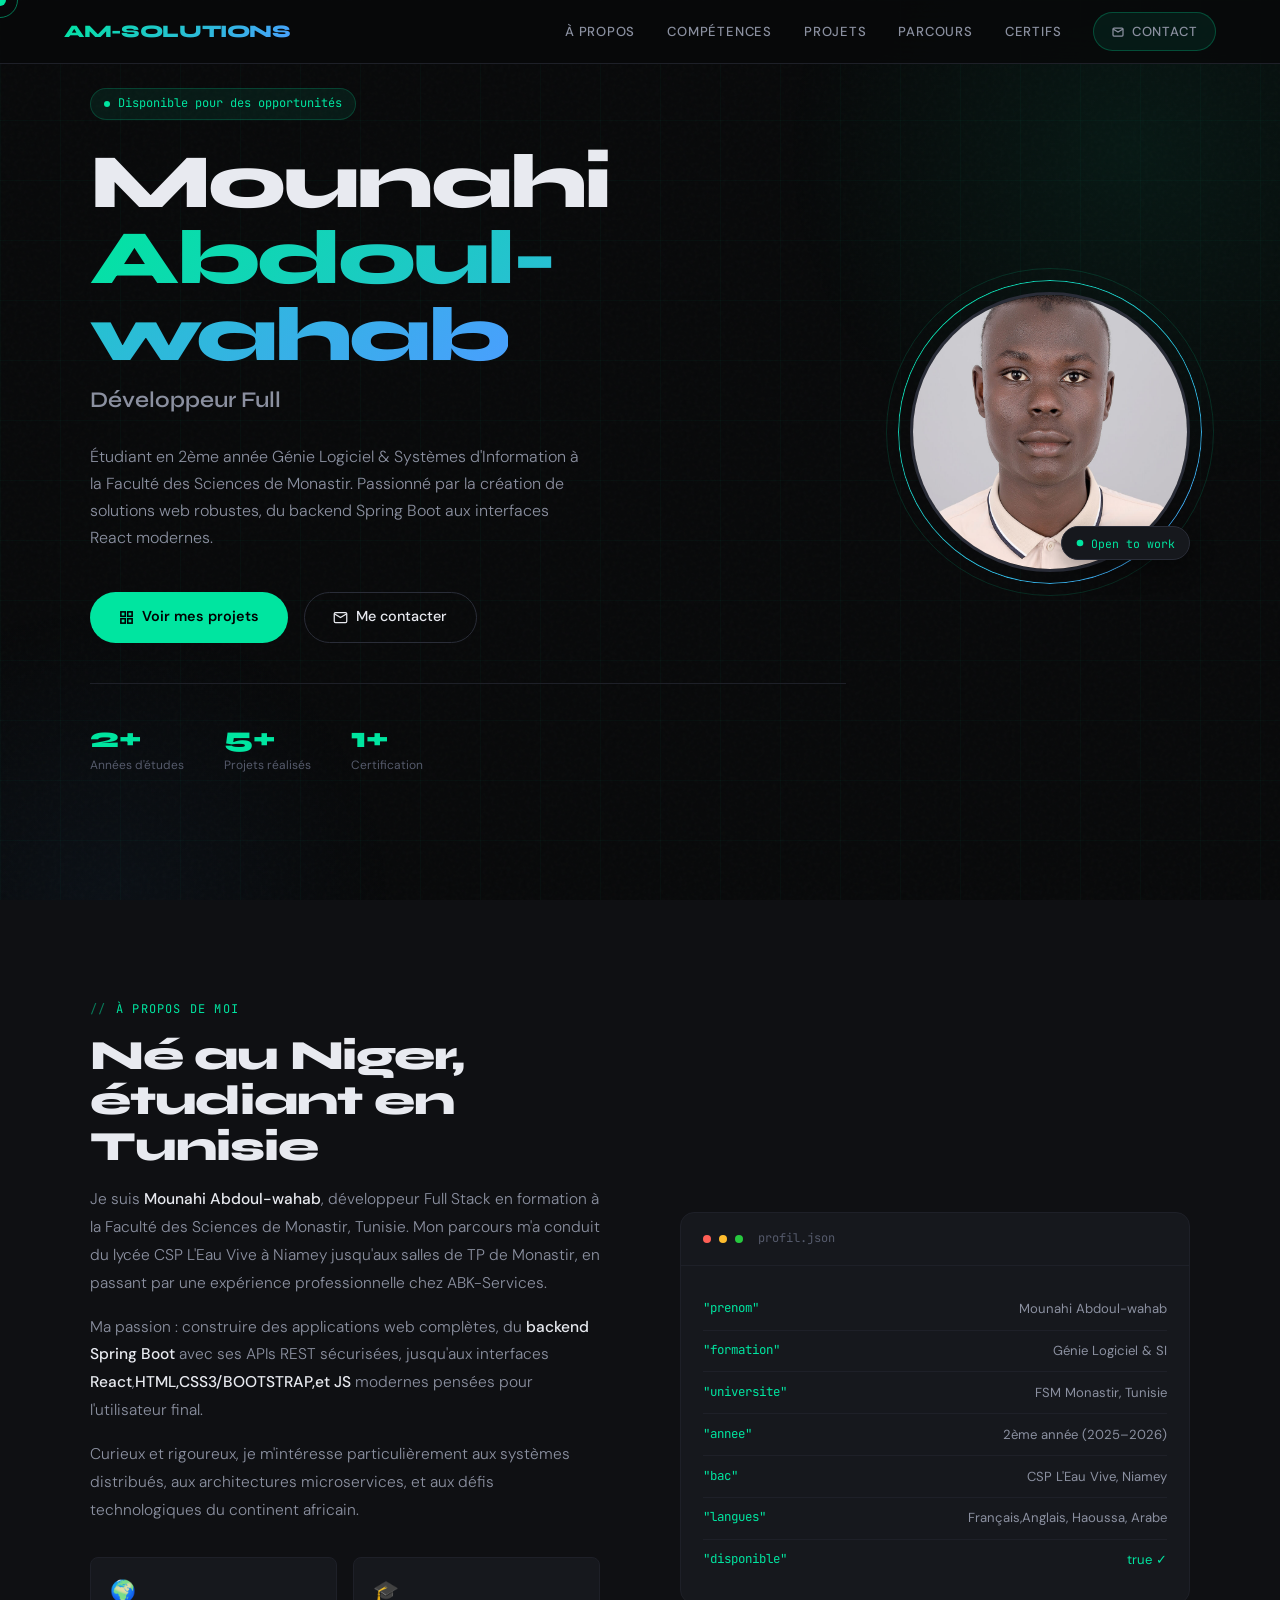
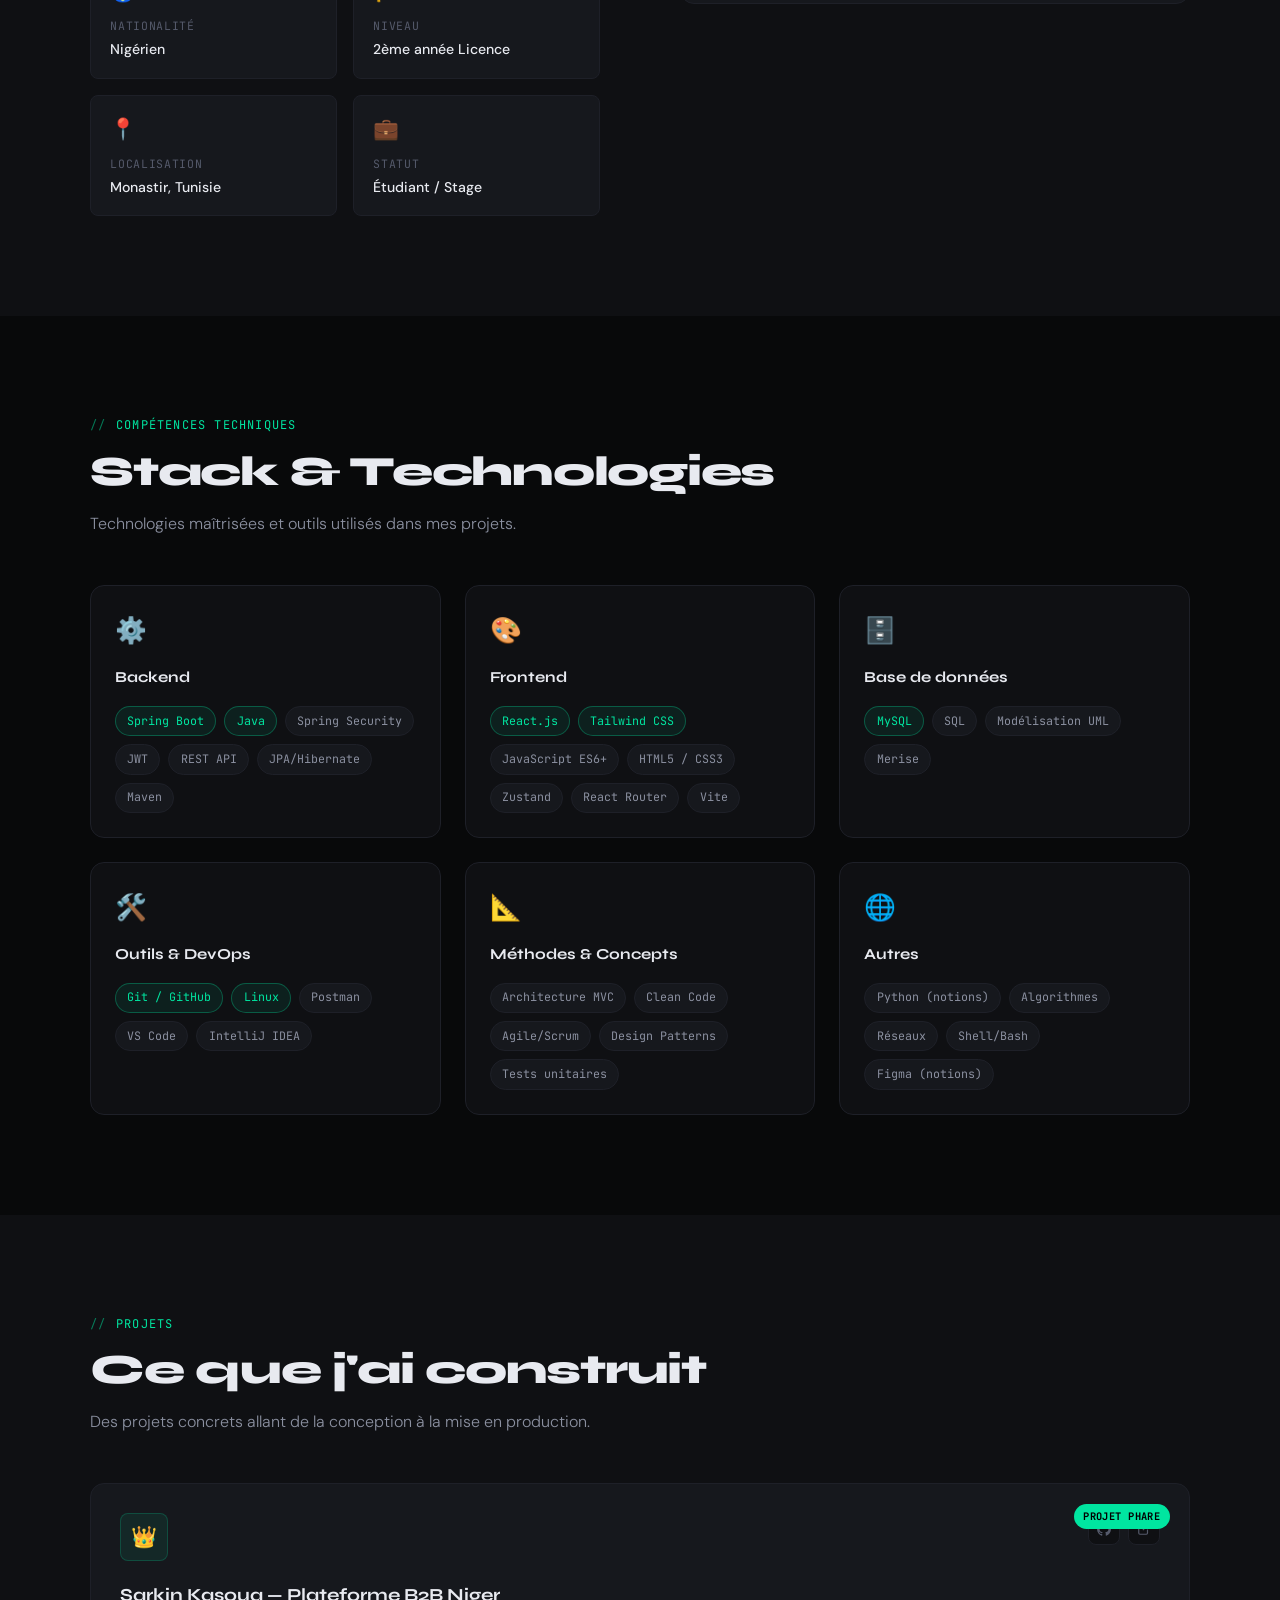
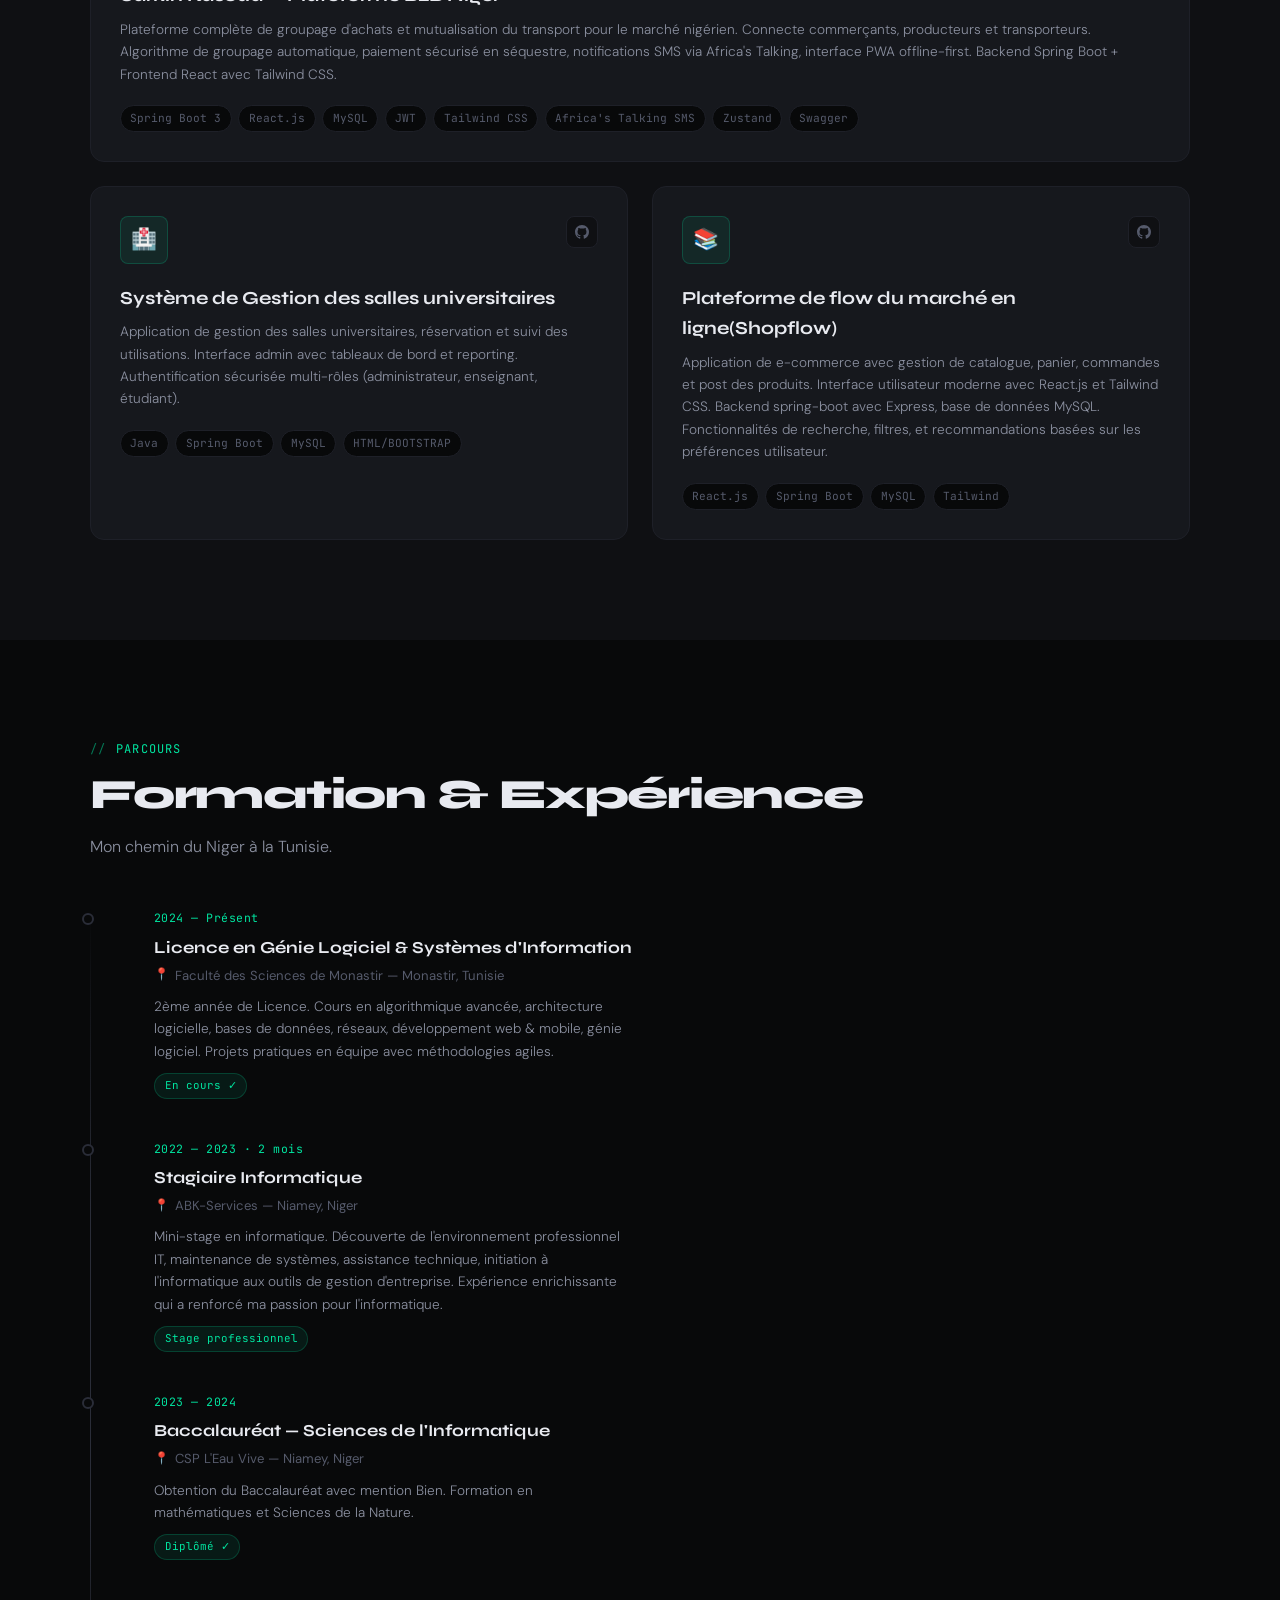
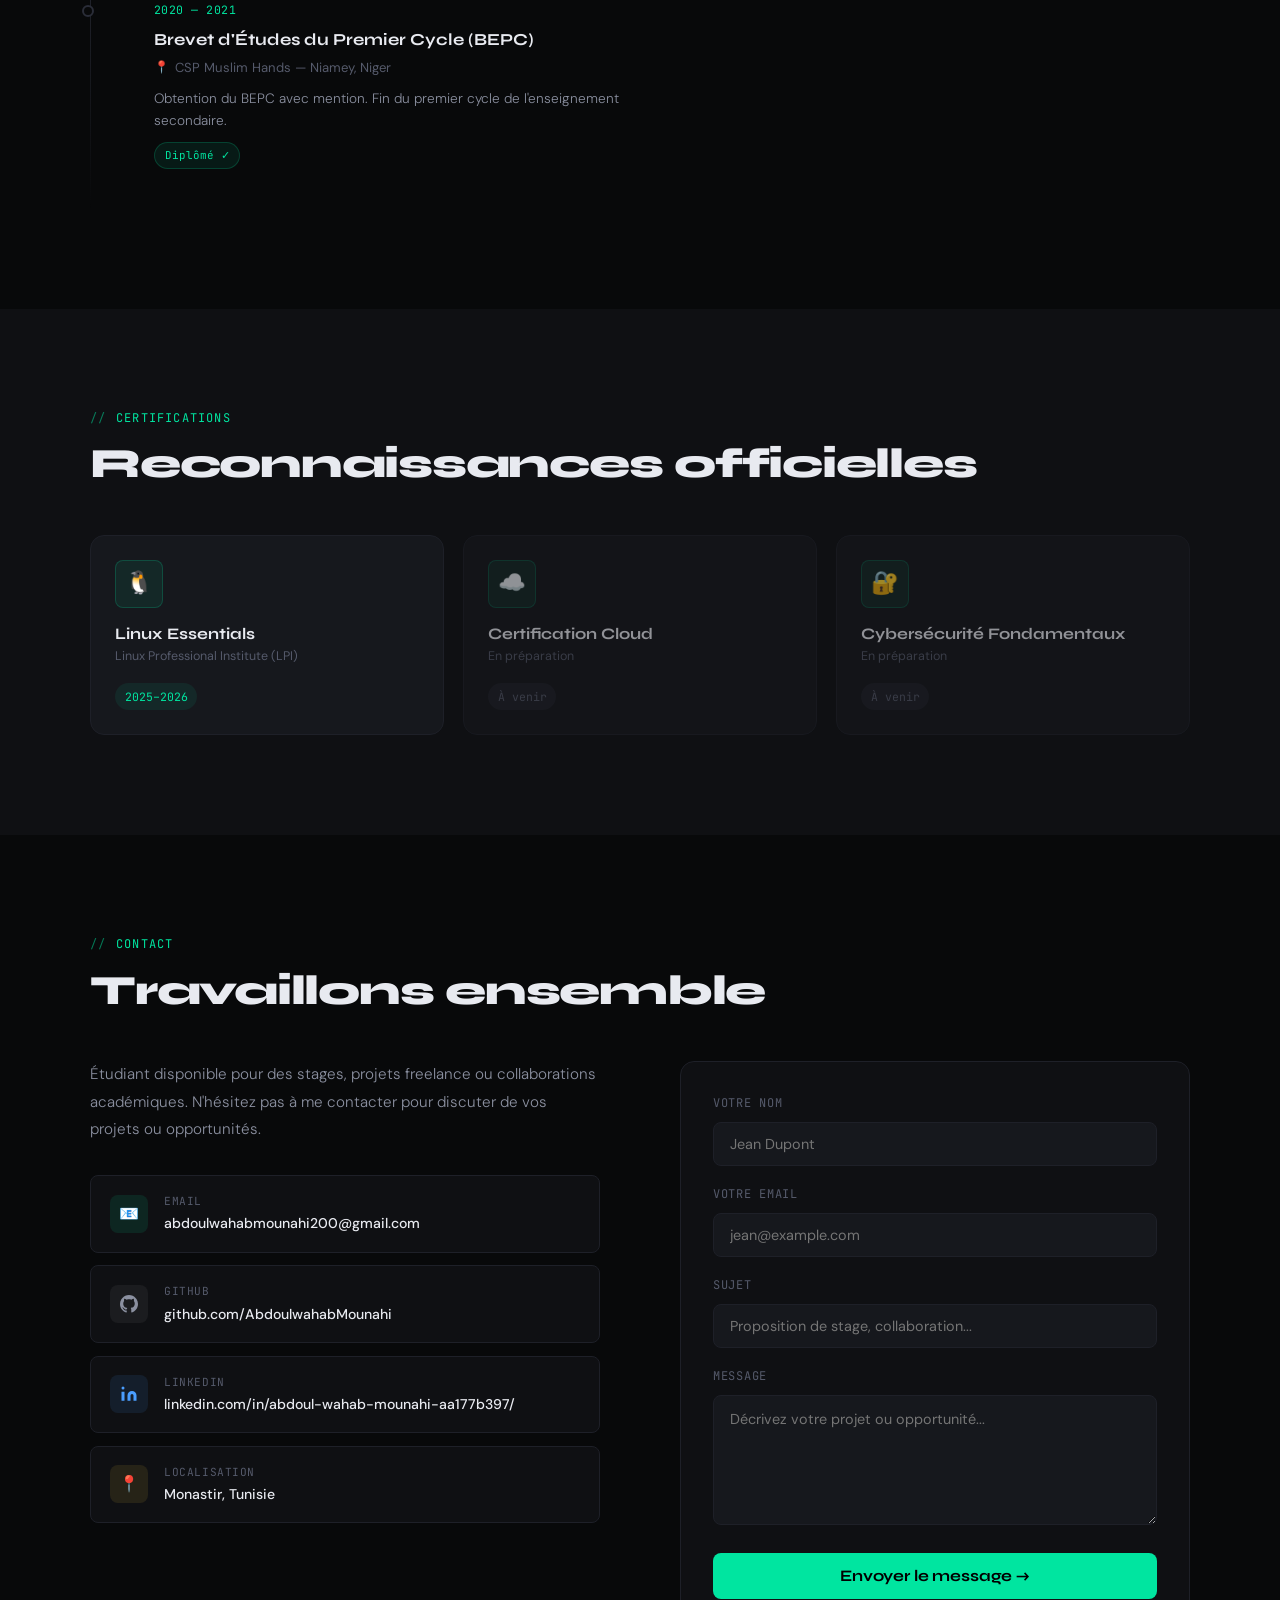
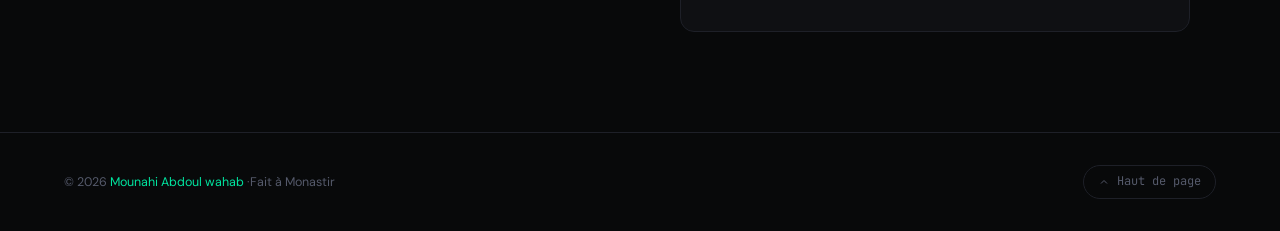
<file: portfolio.html>
<!DOCTYPE html>
<html lang="fr">
<head>
<meta charset="UTF-8"/>
<meta name="viewport" content="width=device-width, initial-scale=1.0"/>

<!-- ═══ SEO PRINCIPAL ═══ -->
<title>Mounahi Abdoul-wahab — Développeur Full Stack | Spring Boot & React</title>
<meta name="description" content="Portfolio de Mounahi Abdoul-wahab, développeur Full Stack spécialisé Spring Boot & React. Étudiant en Génie Logiciel & Systèmes d'Information à la Faculté des Sciences de Monastir, Tunisie. Disponible pour stages et projets freelance."/>
<meta name="keywords" content="Mounahi Abdoul-wahab, développeur full stack, Spring Boot, React developer, portfolio développeur Tunisie, génie logiciel Monastir, développeur Niger, JHipster, développeur web Tunisie"/>
<meta name="author" content="Mounahi Abdoul-wahab"/>
<meta name="robots" content="index, follow, max-image-preview:large"/>
<link rel="canonical" href="https://mounahi-abdoulwahab.vercel.app/"/>

<!-- ═══ OPEN GRAPH (Facebook, LinkedIn, WhatsApp) ═══ -->
<meta property="og:type" content="website"/>
<meta property="og:title" content="Mounahi Abdoul-wahab — Développeur Full Stack"/>
<meta property="og:description" content="Développeur Full Stack (Spring Boot & React) — Étudiant en Génie Logiciel & SI à la Faculté des Sciences de Monastir, Tunisie."/>
<meta property="og:url" content="https://mounahi-abdoulwahab.vercel.app/"/>
<meta property="og:image" content="https://mounahi-abdoulwahab.vercel.app/og-image.jpg"/>
<meta property="og:image:width" content="1200"/>
<meta property="og:image:height" content="630"/>
<meta property="og:locale" content="fr_FR"/>
<meta property="og:site_name" content="Mounahi Abdoul-wahab — Portfolio"/>

<!-- ═══ TWITTER CARD ═══ -->
<meta name="twitter:card" content="summary_large_image"/>
<meta name="twitter:title" content="Mounahi Abdoul-wahab — Développeur Full Stack"/>
<meta name="twitter:description" content="Développeur Full Stack (Spring Boot & React) — Étudiant à la Faculté des Sciences de Monastir, Tunisie."/>
<meta name="twitter:image" content="https://mounahi-abdoulwahab.vercel.app/og-image.jpg"/>

<meta name="theme-color" content="#08090a"/>
<link rel="icon" type="image/svg+xml" href="/favicon.svg"/>

<link rel="preconnect" href="https://fonts.googleapis.com"/>
<link rel="preconnect" href="https://fonts.gstatic.com" crossorigin/>
<link href="https://fonts.googleapis.com/css2?family=Syne:wght@400;600;700;800&family=DM+Sans:ital,wght@0,300;0,400;0,500;1,300&family=JetBrains+Mono:wght@400;500&display=swap" rel="stylesheet"/>
<link rel="stylesheet" href="portfolio.css"/>

<!-- ═══ DONNÉES STRUCTURÉES (Google) ═══ -->
<script type="application/ld+json">
{
  "@context": "https://schema.org",
  "@type": "Person",
  "name": "Mounahi Abdoul-wahab",
  "alternateName": "Abdoulwahab Mounahi",
  "jobTitle": "Développeur Full Stack",
  "description": "Étudiant en Génie Logiciel & Systèmes d'Information, développeur Full Stack spécialisé Spring Boot et React.",
  "url": "https://mounahi-abdoulwahab.vercel.app/",
  "image": "https://mounahi-abdoulwahab.vercel.app/og-image.jpg",
  "email": "mailto:abdoulwahabmounahi200@gmail.com",
  "sameAs": [
    "https://github.com/AbdoulwahabMounahi",
    "https://www.linkedin.com/in/abdoul-wahab-mounahi-aa177b397/"
  ],
  "affiliation": {
    "@type": "CollegeOrUniversity",
    "name": "Faculté des Sciences de Monastir",
    "address": "Monastir, Tunisie"
  },
  "knowsAbout": ["Spring Boot", "React", "Java", "MySQL", "JavaScript", "Génie Logiciel"],
  "nationality": "Nigérienne"
}
</script>
</head>
<body>

<div id="cursor"></div>
<div id="cursor-ring"></div>
<div class="grid-bg"></div>

<!-- NAVBAR -->
<nav id="navbar">
  <a href="#hero" class="nav-logo">AM-SOLUTIONS</a>
  <div class="nav-links">
    <a href="#about">À propos</a>
    <a href="#skills">Compétences</a>
    <a href="#projects">Projets</a>
    <a href="#parcours">Parcours</a>
    <a href="#certifications">Certifs</a>
    <a href="#contact" class="nav-cta">
      <svg width="12" height="12" viewBox="0 0 24 24" fill="none" stroke="currentColor" stroke-width="2.5"><path d="M4 4h16c1.1 0 2 .9 2 2v12c0 1.1-.9 2-2 2H4c-1.1 0-2-.9-2-2V6c0-1.1.9-2 2-2z"/><polyline points="22,6 12,12 2,6"/></svg>
      Contact
    </a>
  </div>
  <div class="hamburger" onclick="toggleMenu()">
    <span></span><span></span><span></span>
  </div>
</nav>

<div class="mobile-menu" id="mobileMenu">
  <a href="#about" onclick="toggleMenu()">À propos</a>
  <a href="#skills" onclick="toggleMenu()">Compétences</a>
  <a href="#projects" onclick="toggleMenu()">Projets</a>
  <a href="#parcours" onclick="toggleMenu()">Parcours</a>
  <a href="#certifications" onclick="toggleMenu()">Certifications</a>
  <a href="#contact" onclick="toggleMenu()">Contact</a>
</div>

<main>

<!-- ═══════ HERO ═══════ -->
<section id="hero">
  <div class="hero-glow"></div>
  <div class="hero-glow2"></div>
  <div class="hero-inner">
    <div class="hero-content">
      <div class="hero-tag">
        <span class="hero-tag-dot"></span>
        Disponible pour des opportunités
      </div>
      <h1 class="hero-name">
        Mounahi<br/><span>Abdoul-wahab</span>
      </h1>
      <p class="hero-role">Développeur Full Stack · Génie Logiciel</p>
      <p class="hero-desc">
        Étudiant en 2ème année Génie Logiciel & Systèmes d'Information à la Faculté des Sciences de Monastir.
        Passionné par la création de solutions web robustes, du backend Spring Boot
        aux interfaces React modernes.
      </p>
      <div class="hero-btns">
        <a href="#projects" class="btn-primary">
          <svg width="15" height="15" viewBox="0 0 24 24" fill="none" stroke="currentColor" stroke-width="2.5"><rect x="3" y="3" width="7" height="7"/><rect x="14" y="3" width="7" height="7"/><rect x="3" y="14" width="7" height="7"/><rect x="14" y="14" width="7" height="7"/></svg>
          Voir mes projets
        </a>
        <a href="#contact" class="btn-outline">
          <svg width="15" height="15" viewBox="0 0 24 24" fill="none" stroke="currentColor" stroke-width="2"><path d="M4 4h16c1.1 0 2 .9 2 2v12c0 1.1-.9 2-2 2H4c-1.1 0-2-.9-2-2V6c0-1.1.9-2 2-2z"/><polyline points="22,6 12,12 2,6"/></svg>
          Me contacter
        </a>
      </div>
      <div class="hero-stats">
        <div class="stat-item">
          <div class="stat-num">2+</div>
          <div class="stat-label">Années d'études</div>
        </div>
        <div class="stat-item">
          <div class="stat-num">5+</div>
          <div class="stat-label">Projets réalisés</div>
        </div>
        <div class="stat-item">
          <div class="stat-num">1</div>
          <div class="stat-label">Certification</div>
        </div>
      </div>
    </div>
    <div class="hero-visual">
      <div class="avatar-frame">
        <div class="avatar-ring"></div>
        <div class="avatar-ring2"></div>
        <div class="avatar-img"><img src="profile.jpg" alt="Mounahi Abdoul-wahab, développeur Full Stack Spring Boot et React à Monastir" width="300" height="300" fetchpriority="high"></div>
        <div class="avatar-badge">
          <svg width="8" height="8" viewBox="0 0 24 24" fill="#00e5a0"><circle cx="12" cy="12" r="10"/></svg>
          Open to work
        </div>
      </div>
    </div>
  </div>
</section>

<!-- ═══════ ABOUT ═══════ -->
<section id="about">
  <div class="container">
    <div class="about-grid reveal">
      <div class="about-text">
        <div class="section-eyebrow">À propos de moi</div>
        <h2 class="section-title">Né au Niger,<br/>étudiant en Tunisie</h2>
        <p>
          Je suis <strong>Mounahi Abdoul-wahab</strong>, développeur Full Stack en formation à
          la Faculté des Sciences de Monastir, Tunisie. Mon parcours m'a conduit du lycée
          CSP L'Eau Vive à Niamey jusqu'aux salles de TP de Monastir, en passant par
          une expérience professionnelle chez ABK-Services.
        </p>
        <p>
          Ma passion : construire des applications web complètes, du <strong>backend
          Spring Boot</strong> avec ses APIs REST sécurisées, jusqu'aux interfaces
          <strong>React</strong>,<strong>HTML,CSS3/BOOTSTRAP,et JS</strong> modernes pensées pour l'utilisateur final.
        </p>
        <p>
          Curieux et rigoureux, je m'intéresse particulièrement aux systèmes distribués,
          aux architectures microservices, et aux défis technologiques du continent africain.
        </p>
        <div class="about-highlights">
          <div class="highlight-card">
            <div class="highlight-icon">🌍</div>
            <div class="highlight-label">Nationalité</div>
            <div class="highlight-value">Nigérien</div>
          </div>
          <div class="highlight-card">
            <div class="highlight-icon">🎓</div>
            <div class="highlight-label">Niveau</div>
            <div class="highlight-value">2ème année Licence</div>
          </div>
          <div class="highlight-card">
            <div class="highlight-icon">📍</div>
            <div class="highlight-label">Localisation</div>
            <div class="highlight-value">Monastir, Tunisie</div>
          </div>
          <div class="highlight-card">
            <div class="highlight-icon">💼</div>
            <div class="highlight-label">Statut</div>
            <div class="highlight-value">Étudiant / Stage</div>
          </div>
        </div>
      </div>
      <div class="about-right">
        <div class="info-block">
          <div class="info-header">
            <div class="info-dot dot-red"></div>
            <div class="info-dot dot-yellow"></div>
            <div class="info-dot dot-green"></div>
            <span style="margin-left:.4rem">profil.json</span>
          </div>
          <div class="info-content">
            <div class="info-row">
              <span class="info-key">"prenom"</span>
              <span class="info-val">Mounahi Abdoul-wahab</span>
            </div>
            <div class="info-row">
              <span class="info-key">"formation"</span>
              <span class="info-val">Génie Logiciel & SI</span>
            </div>
            <div class="info-row">
              <span class="info-key">"universite"</span>
              <span class="info-val">FSM Monastir, Tunisie</span>
            </div>
            <div class="info-row">
              <span class="info-key">"annee"</span>
              <span class="info-val">2ème année (2025–2026)</span>
            </div>
            <div class="info-row">
              <span class="info-key">"bac"</span>
              <span class="info-val">CSP L'Eau Vive, Niamey</span>
            </div>
            <div class="info-row">
              <span class="info-key">"langues"</span>
              <span class="info-val">Français,Anglais, Haoussa, Arabe</span>
            </div>
            <div class="info-row">
              <span class="info-key">"disponible"</span>
              <span class="info-val" style="color:var(--green)">true ✓</span>
            </div>
          </div>
        </div>
      </div>
    </div>
  </div>
</section>

<!-- ═══════ SKILLS ═══════ -->
<section id="skills">
  <div class="container">
    <div class="reveal">
      <div class="section-eyebrow">Compétences techniques</div>
      <h2 class="section-title">Stack & Technologies</h2>
      <p class="section-sub">Technologies maîtrisées et outils utilisés dans mes projets.</p>
    </div>
    <div class="skills-grid reveal">
      <div class="skill-category">
        <div class="skill-cat-icon">⚙️</div>
        <div class="skill-cat-title">Backend</div>
        <div class="skill-tags">
          <span class="skill-tag highlight">Spring Boot</span>
          <span class="skill-tag highlight">Java</span>
          <span class="skill-tag">Spring Security</span>
          <span class="skill-tag">JWT</span>
          <span class="skill-tag">REST API</span>
          <span class="skill-tag">JPA/Hibernate</span>
          <span class="skill-tag">Maven</span>
        </div>
      </div>
      <div class="skill-category">
        <div class="skill-cat-icon">🎨</div>
        <div class="skill-cat-title">Frontend</div>
        <div class="skill-tags">
          <span class="skill-tag highlight">React.js</span>
          <span class="skill-tag highlight">Tailwind CSS</span>
          <span class="skill-tag">JavaScript ES6+</span>
          <span class="skill-tag">HTML5 / CSS3</span>
          <span class="skill-tag">Zustand</span>
          <span class="skill-tag">React Router</span>
          <span class="skill-tag">Vite</span>
        </div>
      </div>
      <div class="skill-category">
        <div class="skill-cat-icon">🗄️</div>
        <div class="skill-cat-title">Base de données</div>
        <div class="skill-tags">
          <span class="skill-tag highlight">MySQL</span>
          <span class="skill-tag">SQL</span>
          <span class="skill-tag">Modélisation UML</span>
          <span class="skill-tag">Merise</span>
        </div>
      </div>
      <div class="skill-category">
        <div class="skill-cat-icon">🛠️</div>
        <div class="skill-cat-title">Outils & DevOps</div>
        <div class="skill-tags">
          <span class="skill-tag highlight">Git / GitHub</span>
          <span class="skill-tag highlight">Linux</span>
          <span class="skill-tag">Postman</span>
          <span class="skill-tag">VS Code</span>
          <span class="skill-tag">IntelliJ IDEA</span>
      
        </div>
      </div>
      <div class="skill-category">
        <div class="skill-cat-icon">📐</div>
        <div class="skill-cat-title">Méthodes & Concepts</div>
        <div class="skill-tags">
          <span class="skill-tag">Architecture MVC</span>
          <span class="skill-tag">Clean Code</span>
          <span class="skill-tag">Agile/Scrum</span>
          <span class="skill-tag">Design Patterns</span>
          <span class="skill-tag">Tests unitaires</span>
        </div>
      </div>
      <div class="skill-category">
        <div class="skill-cat-icon">🌐</div>
        <div class="skill-cat-title">Autres</div>
        <div class="skill-tags">
          <span class="skill-tag">Python (notions)</span>
          <span class="skill-tag">Algorithmes</span>
          <span class="skill-tag">Réseaux</span>
          <span class="skill-tag">Shell/Bash</span>
          <span class="skill-tag">Figma (notions)</span>
        </div>
      </div>
    </div>
  </div>
</section>

<!-- ═══════ PROJETS ═══════ -->
<section id="projects">
  <div class="container">
    <div class="reveal">
      <div class="section-eyebrow">Projets</div>
      <h2 class="section-title">Ce que j'ai construit</h2>
      <p class="section-sub">Des projets concrets allant de la conception à la mise en production.</p>
    </div>
    <div class="projects-grid reveal">

      <!-- Projet featured -->
      <div class="project-card featured">
        <div class="project-badge">PROJET PHARE</div>
        <div class="project-header">
          <div class="project-icon">👑</div>
          <div class="project-links">
            <a href="https://github.com/AbdoulwahabMounahi/Sarkin-Kassoua-Niger" target="_blank" class="project-link" title="GitHub">
              <svg width="14" height="14" viewBox="0 0 24 24" fill="currentColor"><path d="M12 0c-6.626 0-12 5.373-12 12 0 5.302 3.438 9.8 8.207 11.387.599.111.793-.261.793-.577v-2.234c-3.338.726-4.033-1.416-4.033-1.416-.546-1.387-1.333-1.756-1.333-1.756-1.089-.745.083-.729.083-.729 1.205.084 1.839 1.237 1.839 1.237 1.07 1.834 2.807 1.304 3.492.997.107-.775.418-1.305.762-1.604-2.665-.305-5.467-1.334-5.467-5.931 0-1.311.469-2.381 1.236-3.221-.124-.303-.535-1.524.117-3.176 0 0 1.008-.322 3.301 1.23.957-.266 1.983-.399 3.003-.404 1.02.005 2.047.138 3.006.404 2.291-1.552 3.297-1.23 3.297-1.23.653 1.653.242 2.874.118 3.176.77.84 1.235 1.911 1.235 3.221 0 4.609-2.807 5.624-5.479 5.921.43.372.823 1.102.823 2.222v3.293c0 .319.192.694.801.576 4.765-1.589 8.199-6.086 8.199-11.386 0-6.627-5.373-12-12-12z"/></svg>
            </a>
            <a href="#" class="project-link" title="Demo">
              <svg width="14" height="14" viewBox="0 0 24 24" fill="none" stroke="currentColor" stroke-width="2"><path d="M18 13v6a2 2 0 0 1-2 2H5a2 2 0 0 1-2-2V8a2 2 0 0 1 2-2h6"/><polyline points="15 3 21 3 21 9"/><line x1="10" y1="14" x2="21" y2="3"/></svg>
            </a>
          </div>
        </div>
        <div class="project-body">
          <div class="project-name">Sarkin Kasoua — Plateforme B2B Niger</div>
          <div class="project-desc">
            Plateforme complète de groupage d'achats et mutualisation du transport pour le marché nigérien.
            Connecte commerçants, producteurs et transporteurs. Algorithme de groupage automatique,
            paiement sécurisé en séquestre, notifications SMS via Africa's Talking, interface PWA offline-first.
            Backend Spring Boot + Frontend React avec Tailwind CSS.
          </div>
          <div class="project-stack">
            <span class="stack-tag">Spring Boot 3</span>
            <span class="stack-tag">React.js</span>
            <span class="stack-tag">MySQL</span>
            <span class="stack-tag">JWT</span>
            <span class="stack-tag">Tailwind CSS</span>
            <span class="stack-tag">Africa's Talking SMS</span>
            <span class="stack-tag">Zustand</span>
            <span class="stack-tag">Swagger</span>
          </div>
        </div>
      </div>

      <div class="project-card">
        <div class="project-header">
          <div class="project-icon">🏥</div>
          <div class="project-links">
            <a href="https://github.com/AbdoulwahabMounahi/Unifinder-website" target="_blank" class="project-link">
              <svg width="14" height="14" viewBox="0 0 24 24" fill="currentColor"><path d="M12 0c-6.626 0-12 5.373-12 12 0 5.302 3.438 9.8 8.207 11.387.599.111.793-.261.793-.577v-2.234c-3.338.726-4.033-1.416-4.033-1.416-.546-1.387-1.333-1.756-1.333-1.756-1.089-.745.083-.729.083-.729 1.205.084 1.839 1.237 1.839 1.237 1.07 1.834 2.807 1.304 3.492.997.107-.775.418-1.305.762-1.604-2.665-.305-5.467-1.334-5.467-5.931 0-1.311.469-2.381 1.236-3.221-.124-.303-.535-1.524.117-3.176 0 0 1.008-.322 3.301 1.23.957-.266 1.983-.399 3.003-.404 1.02.005 2.047.138 3.006.404 2.291-1.552 3.297-1.23 3.297-1.23.653 1.653.242 2.874.118 3.176.77.84 1.235 1.911 1.235 3.221 0 4.609-2.807 5.624-5.479 5.921.43.372.823 1.102.823 2.222v3.293c0 .319.192.694.801.576 4.765-1.589 8.199-6.086 8.199-11.386 0-6.627-5.373-12-12-12z"/></svg>
            </a>
          </div>
        </div>
        <div class="project-body">
          <div class="project-name">Système de Gestion des salles universitaires</div>
          <div class="project-desc">
            Application de gestion des salles universitaires, réservation et suivi des utilisations.
            Interface admin avec tableaux de bord et reporting. Authentification
            sécurisée multi-rôles (administrateur, enseignant, étudiant).
          </div>
          <div class="project-stack">
            <span class="stack-tag">Java</span>
            <span class="stack-tag">Spring Boot</span>
            <span class="stack-tag">MySQL</span>
            <span class="stack-tag">HTML/BOOTSTRAP</span>
          </div>
        </div>
      </div>

      <div class="project-card">
        <div class="project-header">
          <div class="project-icon">📚</div>
          <div class="project-links">
            <a href="https://github.com/AbdoulwahabMounahi/Shopflow" target="_blank" class="project-link">
              <svg width="14" height="14" viewBox="0 0 24 24" fill="currentColor"><path d="M12 0c-6.626 0-12 5.373-12 12 0 5.302 3.438 9.8 8.207 11.387.599.111.793-.261.793-.577v-2.234c-3.338.726-4.033-1.416-4.033-1.416-.546-1.387-1.333-1.756-1.333-1.756-1.089-.745.083-.729.083-.729 1.205.084 1.839 1.237 1.839 1.237 1.07 1.834 2.807 1.304 3.492.997.107-.775.418-1.305.762-1.604-2.665-.305-5.467-1.334-5.467-5.931 0-1.311.469-2.381 1.236-3.221-.124-.303-.535-1.524.117-3.176 0 0 1.008-.322 3.301 1.23.957-.266 1.983-.399 3.003-.404 1.02.005 2.047.138 3.006.404 2.291-1.552 3.297-1.23 3.297-1.23.653 1.653.242 2.874.118 3.176.77.84 1.235 1.911 1.235 3.221 0 4.609-2.807 5.624-5.479 5.921.43.372.823 1.102.823 2.222v3.293c0 .319.192.694.801.576 4.765-1.589 8.199-6.086 8.199-11.386 0-6.627-5.373-12-12-12z"/></svg>
            </a>
          </div>
        </div>
        <div class="project-body">
          <div class="project-name">Plateforme de flow du marché en ligne(Shopflow)</div>
          <div class="project-desc">
            Application de e-commerce avec gestion de catalogue, panier, commandes et post des produits.
            Interface utilisateur moderne avec React.js et Tailwind CSS. Backend spring-boot avec Express,
            base de données MySQL. Fonctionnalités de recherche, filtres, et recommandations basées sur les préférences utilisateur.
          </div>
          <div class="project-stack">
            <span class="stack-tag">React.js</span>
            <span class="stack-tag">Spring Boot</span>
            <span class="stack-tag">MySQL</span>
            <span class="stack-tag">Tailwind</span>
          </div>
        </div>
      </div>

    </div>
  </div>
</section>

<!-- ═══════ PARCOURS ═══════ -->
<section id="parcours">
  <div class="container">
    <div class="reveal">
      <div class="section-eyebrow">Parcours</div>
      <h2 class="section-title">Formation & Expérience</h2>
      <p class="section-sub">Mon chemin du Niger à la Tunisie.</p>
    </div>
    <div class="timeline">

      <div class="timeline-item">
        <div class="timeline-dot"></div>
        <div class="timeline-period">2024 — Présent</div>
        <div class="timeline-title">Licence en Génie Logiciel & Systèmes d'Information</div>
        <div class="timeline-place">Faculté des Sciences de Monastir — Monastir, Tunisie</div>
        <div class="timeline-desc">
          2ème année de Licence. Cours en algorithmique avancée, architecture logicielle,
          bases de données, réseaux, développement web & mobile, génie logiciel.
          Projets pratiques en équipe avec méthodologies agiles.
        </div>
        <span class="timeline-badge">En cours ✓</span>
      </div>

      <div class="timeline-item">
        <div class="timeline-dot"></div>
        <div class="timeline-period">2022 — 2023 · 2 mois</div>
        <div class="timeline-title">Stagiaire Informatique</div>
        <div class="timeline-place">ABK-Services — Niamey, Niger</div>
        <div class="timeline-desc">
          Mini-stage en informatique. Découverte de l'environnement professionnel IT,
          maintenance de systèmes, assistance technique, initiation à l'informatique
          aux outils de gestion d'entreprise. Expérience enrichissante qui a renforcé ma passion pour l'informatique.
        </div>
        <span class="timeline-badge">Stage professionnel</span>
      </div>

      <div class="timeline-item">
        <div class="timeline-dot"></div>
        <div class="timeline-period">2023 — 2024</div>
        <div class="timeline-title">Baccalauréat — Sciences de l'Informatique</div>
        <div class="timeline-place">CSP L'Eau Vive — Niamey, Niger</div>
        <div class="timeline-desc">
          Obtention du Baccalauréat avec mention Bien. Formation en mathématiques et Sciences de la Nature.

        </div>
        <span class="timeline-badge">Diplômé ✓</span>
      </div>

      <div class="timeline-item">
        <div class="timeline-dot"></div>
        <div class="timeline-period">2020 — 2021</div>
        <div class="timeline-title">Brevet d'Études du Premier Cycle (BEPC)</div>
        <div class="timeline-place">CSP Muslim Hands — Niamey, Niger</div>
        <div class="timeline-desc">
          Obtention du BEPC avec mention. Fin du premier cycle de l'enseignement secondaire.
        </div>
        <span class="timeline-badge">Diplômé ✓</span>
      </div>

    </div>
  </div>
</section>

<!-- ═══════ CERTIFICATIONS ═══════ -->
<section id="certifications">
  <div class="container">
    <div class="reveal">
      <div class="section-eyebrow">Certifications</div>
      <h2 class="section-title">Reconnaissances officielles</h2>
    </div>
    <div class="certs-grid reveal">

      <div class="cert-card">
        <div class="cert-icon-wrap">🐧</div>
        <div>
          <div class="cert-name">Linux Essentials</div>
          <div class="cert-issuer">Linux Professional Institute (LPI)</div>
        </div>
        <div class="cert-year">2025–2026</div>
      </div>

      <div class="cert-card" style="opacity:.6">
        <div class="cert-icon-wrap">☁️</div>
        <div>
          <div class="cert-name">Certification Cloud</div>
          <div class="cert-issuer">En préparation</div>
        </div>
        <div class="cert-year" style="background:rgba(85,90,107,.15);color:var(--txt3);border-color:var(--border)">
          À venir
        </div>
      </div>

      <div class="cert-card" style="opacity:.6">
        <div class="cert-icon-wrap">🔐</div>
        <div>
          <div class="cert-name">Cybersécurité Fondamentaux</div>
          <div class="cert-issuer">En préparation</div>
        </div>
        <div class="cert-year" style="background:rgba(85,90,107,.15);color:var(--txt3);border-color:var(--border)">
          À venir
        </div>
      </div>

    </div>
  </div>
</section>

<!-- ═══════ CONTACT ═══════ -->
<section id="contact">
  <div class="container">
    <div class="reveal">
      <div class="section-eyebrow">Contact</div>
      <h2 class="section-title">Travaillons ensemble</h2>
    </div>
    <div class="contact-wrapper reveal">
      <div class="contact-info">
        <p class="contact-intro">
          Étudiant disponible pour des stages, projets freelance ou collaborations académiques.
          N'hésitez pas à me contacter pour discuter de vos projets ou opportunités.
        </p>
        <div class="contact-links">
          <a href="mailto:abdoulwahabmounahi200@gmail.com" class="contact-link">
            <div class="contact-link-icon" style="background:rgba(0,229,160,.1)">📧</div>
            <div class="contact-link-text">
              <div class="contact-link-label">Email</div>
              <div class="contact-link-val">abdoulwahabmounahi200@gmail.com</div>
            </div>
          </a>
          <a href="https://github.com/AbdoulwahabMounahi" target="_blank" class="contact-link">
            <div class="contact-link-icon" style="background:rgba(255,255,255,.05)">
              <svg width="18" height="18" viewBox="0 0 24 24" fill="var(--txt2)"><path d="M12 0c-6.626 0-12 5.373-12 12 0 5.302 3.438 9.8 8.207 11.387.599.111.793-.261.793-.577v-2.234c-3.338.726-4.033-1.416-4.033-1.416-.546-1.387-1.333-1.756-1.333-1.756-1.089-.745.083-.729.083-.729 1.205.084 1.839 1.237 1.839 1.237 1.07 1.834 2.807 1.304 3.492.997.107-.775.418-1.305.762-1.604-2.665-.305-5.467-1.334-5.467-5.931 0-1.311.469-2.381 1.236-3.221-.124-.303-.535-1.524.117-3.176 0 0 1.008-.322 3.301 1.23.957-.266 1.983-.399 3.003-.404 1.02.005 2.047.138 3.006.404 2.291-1.552 3.297-1.23 3.297-1.23.653 1.653.242 2.874.118 3.176.77.84 1.235 1.911 1.235 3.221 0 4.609-2.807 5.624-5.479 5.921.43.372.823 1.102.823 2.222v3.293c0 .319.192.694.801.576 4.765-1.589 8.199-6.086 8.199-11.386 0-6.627-5.373-12-12-12z"/></svg>
            </div>
            <div class="contact-link-text">
              <div class="contact-link-label">GitHub</div>
              <div class="contact-link-val">github.com/AbdoulwahabMounahi</div>
            </div>
          </a>
          <a href="https://www.linkedin.com/in/abdoul-wahab-mounahi-aa177b397/" target="_blank" class="contact-link">
            <div class="contact-link-icon" style="background:rgba(74,158,255,.1)">
              <svg width="18" height="18" viewBox="0 0 24 24" fill="#4a9eff"><path d="M16 8a6 6 0 0 1 6 6v7h-4v-7a2 2 0 0 0-2-2 2 2 0 0 0-2 2v7h-4v-7a6 6 0 0 1 6-6z"/><rect x="2" y="9" width="4" height="12"/><circle cx="4" cy="4" r="2"/></svg>
            </div>
            <div class="contact-link-text">
              <div class="contact-link-label">LinkedIn</div>
              <div class="contact-link-val">linkedin.com/in/abdoul-wahab-mounahi-aa177b397/</div>
            </div>
          </a>
          <div class="contact-link">
            <div class="contact-link-icon" style="background:rgba(245,200,66,.1)">📍</div>
            <div class="contact-link-text">
              <div class="contact-link-label">Localisation</div>
              <div class="contact-link-val">Monastir, Tunisie</div>
            </div>
          </div>
        </div>
      </div>

      <div class="contact-form">
        <form id="contactForm">
          <div class="form-group">
            <label class="form-label">Votre nom</label>
            <input type="text" class="form-input" placeholder="Jean Dupont" required/>
          </div>
          <div class="form-group">
            <label class="form-label">Votre email</label>
            <input type="email" class="form-input" placeholder="jean@example.com" required/>
          </div>
          <div class="form-group">
            <label class="form-label">Sujet</label>
            <input type="text" class="form-input" placeholder="Proposition de stage, collaboration..."/>
          </div>
          <div class="form-group">
            <label class="form-label">Message</label>
            <textarea class="form-textarea" placeholder="Décrivez votre projet ou opportunité..." required></textarea>
          </div>
          <button type="submit" class="form-submit">Envoyer le message →</button>
        </form>
      </div>
    </div>
  </div>
</section>

</main>

<footer>
  <div class="footer-copy">
    © 2026 <span>Mounahi Abdoul wahab</span> ·Fait à Monastir
  </div>
  <a href="#hero" class="footer-back">
    <svg width="12" height="12" viewBox="0 0 24 24" fill="none" stroke="currentColor" stroke-width="2"><polyline points="18 15 12 9 6 15"/></svg>
    Haut de page
  </a>
</footer>

<script src="portfolio.js"></script>
</body>
</html>
</file>
<file: portfolio.css>
/* ═══════════════════════════════════════════════
   TOKENS & RESET
═══════════════════════════════════════════════ */
:root{
  --bg:#08090a;
  --bg2:#0f1013;
  --bg3:#16181d;
  --border:#1e2028;
  --border2:#2a2d38;
  --txt:#e8eaf0;
  --txt2:#8b90a0;
  --txt3:#555a6b;
  --green:#00e5a0;
  --green2:#00b87a;
  --green-dim:rgba(0,229,160,.08);
  --green-glow:rgba(0,229,160,.18);
  --amber:#f5c842;
  --blue:#4a9eff;
  --radius:14px;
  --radius-sm:8px;
  --font-display:'Syne',sans-serif;
  --font-body:'DM Sans',sans-serif;
  --font-mono:'JetBrains Mono',monospace;
}
*,*::before,*::after{box-sizing:border-box;margin:0;padding:0}
html{scroll-behavior:smooth;font-size:16px}
body{
  background:var(--bg);
  color:var(--txt);
  font-family:var(--font-body);
  line-height:1.65;
  overflow-x:hidden;
}
::selection{background:var(--green);color:#000}
img{display:block;max-width:100%}
a{color:inherit;text-decoration:none}
ul{list-style:none}

/* ═══════════════════════════════════════════════
   CURSOR PERSONNALISÉ
═══════════════════════════════════════════════ */
body{cursor:none}
#cursor{
  position:fixed;width:12px;height:12px;
  background:var(--green);border-radius:50%;
  pointer-events:none;z-index:9999;
  transform:translate(-50%,-50%);
  transition:transform .15s ease,width .2s,height .2s,background .2s;
}
#cursor-ring{
  position:fixed;width:36px;height:36px;
  border:1.5px solid rgba(0,229,160,.5);border-radius:50%;
  pointer-events:none;z-index:9998;
  transform:translate(-50%,-50%);
  transition:transform .35s cubic-bezier(.23,1,.32,1),width .2s,height .2s;
}
body:has(a:hover) #cursor,
body:has(button:hover) #cursor{width:20px;height:20px;background:var(--amber)}
body:has(a:hover) #cursor-ring,
body:has(button:hover) #cursor-ring{width:54px;height:54px;opacity:.6}

/* ═══════════════════════════════════════════════
   NOISE OVERLAY
═══════════════════════════════════════════════ */
body::before{
  content:'';position:fixed;inset:0;
  background-image:url("data:image/svg+xml,%3Csvg viewBox='0 0 256 256' xmlns='http://www.w3.org/2000/svg'%3E%3Cfilter id='n'%3E%3CfeTurbulence type='fractalNoise' baseFrequency='.9' numOctaves='4' stitchTiles='stitch'/%3E%3C/filter%3E%3Crect width='100%25' height='100%25' filter='url(%23n)' opacity='.04'/%3E%3C/svg%3E");
  pointer-events:none;z-index:0;opacity:.6;
}

/* ═══════════════════════════════════════════════
   GRID BACKGROUND
═══════════════════════════════════════════════ */
.grid-bg{
  position:fixed;inset:0;
  background-image:
    linear-gradient(rgba(0,229,160,.03) 1px,transparent 1px),
    linear-gradient(90deg,rgba(0,229,160,.03) 1px,transparent 1px);
  background-size:60px 60px;
  pointer-events:none;z-index:0;
}

/* ═══════════════════════════════════════════════
   NAVBAR
═══════════════════════════════════════════════ */
nav{
  position:fixed;top:0;left:0;right:0;z-index:100;
  display:flex;align-items:center;justify-content:space-between;
  padding:0 5%;height:64px;
  background:rgba(8,9,10,.85);
  backdrop-filter:blur(20px);
  border-bottom:1px solid var(--border);
  transition:border-color .3s;
}
.nav-logo{
  font-family:var(--font-display);font-weight:800;font-size:1.1rem;
  letter-spacing:-.02em;
  background:linear-gradient(135deg,var(--green),var(--blue));
  -webkit-background-clip:text;-webkit-text-fill-color:transparent;
  background-clip:text;
}
.nav-links{display:flex;gap:2rem;align-items:center}
.nav-links a{
  font-size:.82rem;font-weight:500;letter-spacing:.06em;text-transform:uppercase;
  color:var(--txt2);transition:color .2s;
  position:relative;
}
.nav-links a::after{
  content:'';position:absolute;bottom:-4px;left:0;width:0;height:1px;
  background:var(--green);transition:width .3s;
}
.nav-links a:hover{color:var(--green)}
.nav-links a:hover::after{width:100%}
.nav-cta{
  display:flex;align-items:center;gap:.5rem;
  padding:.45rem 1.1rem;
  background:var(--green-dim);border:1px solid rgba(0,229,160,.25);
  border-radius:100px;font-size:.82rem;font-weight:500;
  color:var(--green);transition:all .2s;
}
.nav-cta:hover{background:var(--green);color:#000}
.hamburger{display:none;flex-direction:column;gap:5px;cursor:pointer;padding:4px}
.hamburger span{display:block;width:22px;height:2px;background:var(--txt2);transition:.3s}

/* ═══════════════════════════════════════════════
   LAYOUT
═══════════════════════════════════════════════ */
main{position:relative;z-index:1}
section{padding:100px 5%}
.container{max-width:1100px;margin:0 auto}

/* ═══════════════════════════════════════════════
   HERO
═══════════════════════════════════════════════ */
#hero{
  min-height:100vh;display:flex;align-items:center;
  padding-top:64px;position:relative;overflow:hidden;
}
.hero-glow{
  position:absolute;top:-200px;right:-200px;
  width:700px;height:700px;border-radius:50%;
  background:radial-gradient(circle,rgba(0,229,160,.07) 0%,transparent 70%);
  pointer-events:none;
}
.hero-glow2{
  position:absolute;bottom:-300px;left:-200px;
  width:600px;height:600px;border-radius:50%;
  background:radial-gradient(circle,rgba(74,158,255,.05) 0%,transparent 70%);
  pointer-events:none;
}
.hero-inner{
  display:grid;grid-template-columns:1fr auto;
  gap:4rem;align-items:center;width:100%;max-width:1100px;margin:0 auto;
}
.hero-tag{
  display:inline-flex;align-items:center;gap:.5rem;
  padding:.3rem .8rem;
  background:var(--green-dim);border:1px solid rgba(0,229,160,.2);
  border-radius:100px;font-size:.75rem;font-family:var(--font-mono);
  color:var(--green);margin-bottom:1.5rem;
  animation:fadeUp .6s ease both;
}
.hero-tag-dot{
  width:6px;height:6px;background:var(--green);border-radius:50%;
  animation:pulse 2s infinite;
}
@keyframes pulse{0%,100%{opacity:1;transform:scale(1)}50%{opacity:.4;transform:scale(.8)}}
.hero-name{
  font-family:var(--font-display);font-weight:800;
  font-size:clamp(2.8rem,6vw,5rem);line-height:1.0;
  letter-spacing:-.04em;margin-bottom:.5rem;
  animation:fadeUp .7s .1s ease both;
}
.hero-name span{
  background:linear-gradient(135deg,var(--green) 0%,var(--blue) 100%);
  -webkit-background-clip:text;-webkit-text-fill-color:transparent;
  background-clip:text;
}
.hero-role{
  font-family:var(--font-display);font-size:clamp(1rem,2vw,1.4rem);
  font-weight:600;color:var(--txt2);margin-bottom:1.5rem;
  animation:fadeUp .7s .2s ease both;
}
.hero-desc{
  font-size:1rem;color:var(--txt2);max-width:500px;
  line-height:1.7;margin-bottom:2.5rem;font-weight:300;
  animation:fadeUp .7s .3s ease both;
}
.hero-btns{
  display:flex;gap:1rem;flex-wrap:wrap;
  animation:fadeUp .7s .4s ease both;
}
.btn-primary{
  display:inline-flex;align-items:center;gap:.5rem;
  padding:.8rem 1.8rem;
  background:var(--green);color:#000;
  border-radius:100px;font-weight:600;font-size:.9rem;
  transition:all .25s;border:none;cursor:pointer;
}
.btn-primary:hover{background:var(--green2);transform:translateY(-2px);box-shadow:0 12px 30px rgba(0,229,160,.25)}
.btn-outline{
  display:inline-flex;align-items:center;gap:.5rem;
  padding:.8rem 1.8rem;
  background:transparent;color:var(--txt);
  border:1px solid var(--border2);border-radius:100px;
  font-weight:500;font-size:.9rem;transition:all .25s;cursor:pointer;
}
.btn-outline:hover{border-color:var(--green);color:var(--green);transform:translateY(-2px)}

.hero-visual{
  animation:fadeLeft .8s .2s ease both;
  flex-shrink:0;
}
.avatar-frame{
  position:relative;width:280px;height:280px;
}
.avatar-ring{
  position:absolute;inset:-12px;border-radius:50%;
  border:1.5px solid transparent;
  background:linear-gradient(135deg,var(--green),var(--blue)) border-box;
  -webkit-mask:linear-gradient(#fff 0 0) padding-box,linear-gradient(#fff 0 0);
  -webkit-mask-composite:destination-out;mask-composite:exclude;
  animation:rotateSlow 8s linear infinite;
}
.avatar-ring2{
  position:absolute;inset:-24px;border-radius:50%;
  border:1px solid rgba(0,229,160,.15);
  animation:rotateSlow 12s linear reverse infinite;
}
@keyframes rotateSlow{to{transform:rotate(360deg)}}
.avatar-img{
  width:280px;height:280px;border-radius:50%;
  background:linear-gradient(145deg,var(--bg3),var(--bg2));
  border:3px solid var(--border2);
  display:flex;align-items:center;justify-content:center;
  overflow:hidden;position:relative;
  font-family:var(--font-display);font-size:5rem;font-weight:800;
  color:var(--green);
}
.avatar-badge{
  position:absolute;bottom:12px;right:0;
  background:var(--bg3);border:1px solid var(--border2);
  border-radius:100px;padding:.4rem .9rem;
  font-size:.72rem;font-family:var(--font-mono);
  color:var(--green);display:flex;align-items:center;gap:.4rem;
  box-shadow:0 8px 24px rgba(0,0,0,.4);
  white-space:nowrap;
}

.hero-stats{
  display:flex;gap:2.5rem;margin-top:2.5rem;padding-top:2.5rem;
  border-top:1px solid var(--border);
  animation:fadeUp .7s .5s ease both;
}
.stat-item{}
.stat-num{
  font-family:var(--font-display);font-weight:800;font-size:1.8rem;
  color:var(--green);line-height:1;
}
.stat-label{font-size:.75rem;color:var(--txt3);margin-top:.2rem;font-weight:400}

/* ═══════════════════════════════════════════════
   SECTION TITLES
═══════════════════════════════════════════════ */
.section-eyebrow{
  font-family:var(--font-mono);font-size:.75rem;
  color:var(--green);letter-spacing:.1em;text-transform:uppercase;
  margin-bottom:.8rem;display:flex;align-items:center;gap:.6rem;
}
.section-eyebrow::before{content:'//';opacity:.5}
.section-title{
  font-family:var(--font-display);font-size:clamp(1.8rem,3.5vw,2.6rem);
  font-weight:800;letter-spacing:-.03em;line-height:1.1;
  margin-bottom:1rem;
}
.section-sub{
  color:var(--txt2);font-size:1rem;font-weight:300;max-width:500px;
}

/* ═══════════════════════════════════════════════
   ABOUT
═══════════════════════════════════════════════ */
#about{background:var(--bg2)}
.about-grid{
  display:grid;grid-template-columns:1fr 1fr;gap:5rem;align-items:center;
}
.about-text p{
  color:var(--txt2);font-weight:300;line-height:1.8;margin-bottom:1rem;
  font-size:.97rem;
}
.about-text p strong{color:var(--txt);font-weight:500}
.about-highlights{
  display:grid;grid-template-columns:1fr 1fr;gap:1rem;margin-top:2rem;
}
.highlight-card{
  padding:1rem 1.2rem;
  background:var(--bg3);border:1px solid var(--border);border-radius:var(--radius-sm);
  transition:border-color .2s;
}
.highlight-card:hover{border-color:rgba(0,229,160,.3)}
.highlight-icon{font-size:1.3rem;margin-bottom:.5rem}
.highlight-label{font-size:.72rem;color:var(--txt3);font-family:var(--font-mono);text-transform:uppercase;letter-spacing:.06em}
.highlight-value{font-size:.88rem;font-weight:500;color:var(--txt);margin-top:.2rem}

.about-right{}
.info-block{
  background:var(--bg3);border:1px solid var(--border);
  border-radius:var(--radius);overflow:hidden;
}
.info-header{
  padding:1rem 1.4rem;border-bottom:1px solid var(--border);
  font-family:var(--font-mono);font-size:.75rem;color:var(--txt3);
  display:flex;align-items:center;gap:.5rem;
}
.info-dot{width:8px;height:8px;border-radius:50%}
.dot-red{background:#ff5f56}.dot-yellow{background:#ffbd2e}.dot-green{background:#27c93f}
.info-content{padding:1.4rem}
.info-row{
  display:flex;justify-content:space-between;align-items:flex-start;
  padding:.6rem 0;border-bottom:1px solid var(--border);
  font-size:.85rem;gap:1rem;
}
.info-row:last-child{border-bottom:none}
.info-key{color:var(--green);font-family:var(--font-mono);font-size:.78rem;flex-shrink:0}
.info-val{color:var(--txt2);text-align:right;font-size:.82rem}

/* ═══════════════════════════════════════════════
   SKILLS
═══════════════════════════════════════════════ */
#skills{}
.skills-grid{
  display:grid;grid-template-columns:repeat(3,1fr);gap:1.5rem;margin-top:3rem;
}
.skill-category{
  background:var(--bg2);border:1px solid var(--border);
  border-radius:var(--radius);padding:1.5rem;
  transition:border-color .2s,transform .2s;
  position:relative;overflow:hidden;
}
.skill-category::before{
  content:'';position:absolute;top:0;left:0;right:0;height:2px;
  background:linear-gradient(90deg,transparent,var(--green),transparent);
  opacity:0;transition:opacity .3s;
}
.skill-category:hover{border-color:rgba(0,229,160,.3);transform:translateY(-4px)}
.skill-category:hover::before{opacity:1}
.skill-cat-icon{font-size:1.6rem;margin-bottom:.8rem}
.skill-cat-title{
  font-family:var(--font-display);font-size:.95rem;font-weight:700;
  margin-bottom:1rem;
}
.skill-tags{display:flex;flex-wrap:wrap;gap:.5rem}
.skill-tag{
  padding:.28rem .7rem;
  background:var(--bg3);border:1px solid var(--border);
  border-radius:100px;font-size:.73rem;font-family:var(--font-mono);
  color:var(--txt2);transition:all .2s;
}
.skill-tag:hover{border-color:var(--green);color:var(--green)}
.skill-tag.highlight{
  background:var(--green-dim);border-color:rgba(0,229,160,.3);color:var(--green);
}

/* ═══════════════════════════════════════════════
   PROJETS
═══════════════════════════════════════════════ */
#projects{background:var(--bg2)}
.projects-grid{
  display:grid;grid-template-columns:repeat(2,1fr);gap:1.5rem;margin-top:3rem;
}
.project-card{
  background:var(--bg3);border:1px solid var(--border);
  border-radius:var(--radius);overflow:hidden;
  transition:border-color .25s,transform .25s;
  position:relative;
}
.project-card:hover{border-color:rgba(0,229,160,.35);transform:translateY(-6px)}
.project-card.featured{grid-column:1/-1}
.project-header{
  padding:1.8rem 1.8rem 0;
  display:flex;align-items:flex-start;justify-content:space-between;gap:1rem;
}
.project-icon{
  width:48px;height:48px;border-radius:var(--radius-sm);
  background:var(--green-dim);border:1px solid rgba(0,229,160,.2);
  display:flex;align-items:center;justify-content:center;font-size:1.3rem;
  flex-shrink:0;
}
.project-links{display:flex;gap:.5rem}
.project-link{
  width:32px;height:32px;border-radius:var(--radius-sm);
  background:var(--bg2);border:1px solid var(--border);
  display:flex;align-items:center;justify-content:center;
  font-size:.85rem;color:var(--txt3);transition:all .2s;
}
.project-link:hover{border-color:var(--green);color:var(--green)}
.project-body{padding:1.2rem 1.8rem 1.8rem}
.project-name{
  font-family:var(--font-display);font-size:1.15rem;font-weight:700;
  margin-bottom:.5rem;
}
.project-desc{
  font-size:.85rem;color:var(--txt2);line-height:1.65;font-weight:300;
  margin-bottom:1.2rem;
}
.project-stack{display:flex;flex-wrap:wrap;gap:.4rem}
.stack-tag{
  padding:.2rem .6rem;
  background:var(--bg);border:1px solid var(--border);
  border-radius:100px;font-size:.7rem;font-family:var(--font-mono);
  color:var(--txt3);
}
.project-badge{
  position:absolute;top:1.2rem;right:1.2rem;
  padding:.25rem .6rem;background:var(--green);color:#000;
  border-radius:100px;font-size:.65rem;font-weight:700;
  font-family:var(--font-mono);letter-spacing:.04em;
}

/* ═══════════════════════════════════════════════
   PARCOURS (TIMELINE)
═══════════════════════════════════════════════ */
#parcours{}
.timeline{
  position:relative;margin-top:3rem;
  padding-left:2rem;
}
.timeline::before{
  content:'';position:absolute;left:0;top:0;bottom:0;width:1px;
  background:linear-gradient(to bottom,transparent,var(--border2),var(--border2),transparent);
}
.timeline-item{
  position:relative;padding-bottom:2.5rem;padding-left:2rem;
  opacity:0;transform:translateX(-20px);
  transition:opacity .5s,transform .5s;
}
.timeline-item.visible{opacity:1;transform:translateX(0)}
.timeline-dot{
  position:absolute;left:-2.5rem;top:.3rem;
  width:12px;height:12px;border-radius:50%;
  background:var(--bg);border:2px solid var(--border2);
  transition:border-color .3s,background .3s;
}
.timeline-item:hover .timeline-dot{
  border-color:var(--green);
  background:var(--green);
  box-shadow:0 0 12px rgba(0,229,160,.5);
}
.timeline-period{
  font-family:var(--font-mono);font-size:.72rem;
  color:var(--green);margin-bottom:.4rem;letter-spacing:.04em;
}
.timeline-title{
  font-family:var(--font-display);font-size:1.05rem;
  font-weight:700;margin-bottom:.2rem;
}
.timeline-place{
  font-size:.82rem;color:var(--txt3);margin-bottom:.6rem;
  display:flex;align-items:center;gap:.4rem;
}
.timeline-place::before{content:'📍';font-size:.75rem}
.timeline-desc{
  font-size:.85rem;color:var(--txt2);font-weight:300;
  line-height:1.65;max-width:480px;
}
.timeline-badge{
  display:inline-block;margin-top:.6rem;
  padding:.2rem .6rem;
  background:var(--green-dim);border:1px solid rgba(0,229,160,.2);
  border-radius:100px;font-size:.68rem;font-family:var(--font-mono);
  color:var(--green);
}

/* ═══════════════════════════════════════════════
   CERTIFICATIONS
═══════════════════════════════════════════════ */
#certifications{background:var(--bg2)}
.certs-grid{
  display:grid;grid-template-columns:repeat(3,1fr);gap:1.2rem;margin-top:3rem;
}
.cert-card{
  padding:1.5rem;
  background:var(--bg3);border:1px solid var(--border);
  border-radius:var(--radius);
  transition:border-color .2s,transform .2s;
  display:flex;flex-direction:column;gap:1rem;
}
.cert-card:hover{border-color:rgba(0,229,160,.3);transform:translateY(-4px)}
.cert-icon-wrap{
  width:48px;height:48px;border-radius:var(--radius-sm);
  background:var(--green-dim);border:1px solid rgba(0,229,160,.2);
  display:flex;align-items:center;justify-content:center;font-size:1.4rem;
}
.cert-name{
  font-family:var(--font-display);font-size:1rem;font-weight:700;line-height:1.2;
}
.cert-issuer{font-size:.78rem;color:var(--txt3);margin-top:.2rem}
.cert-year{
  margin-top:auto;font-family:var(--font-mono);font-size:.72rem;
  color:var(--green);padding:.25rem .6rem;
  background:var(--green-dim);border-radius:100px;
  display:inline-block;width:fit-content;
}

/* ═══════════════════════════════════════════════
   CONTACT
═══════════════════════════════════════════════ */
#contact{}
.contact-wrapper{
  display:grid;grid-template-columns:1fr 1fr;gap:5rem;margin-top:3rem;align-items:start;
}
.contact-info{}
.contact-intro{
  font-size:.95rem;color:var(--txt2);font-weight:300;
  line-height:1.8;margin-bottom:2rem;
}
.contact-links{display:flex;flex-direction:column;gap:.8rem}
.contact-link{
  display:flex;align-items:center;gap:1rem;padding:1rem 1.2rem;
  background:var(--bg2);border:1px solid var(--border);border-radius:var(--radius-sm);
  transition:all .2s;
}
.contact-link:hover{border-color:rgba(0,229,160,.35);transform:translateX(4px)}
.contact-link-icon{
  width:38px;height:38px;border-radius:var(--radius-sm);
  display:flex;align-items:center;justify-content:center;font-size:1rem;
  flex-shrink:0;
}
.contact-link-text{}
.contact-link-label{font-size:.7rem;color:var(--txt3);font-family:var(--font-mono);text-transform:uppercase;letter-spacing:.05em}
.contact-link-val{font-size:.88rem;color:var(--txt);font-weight:500;margin-top:.1rem}

.contact-form{
  background:var(--bg2);border:1px solid var(--border);
  border-radius:var(--radius);padding:2rem;
}
.form-group{margin-bottom:1.2rem}
.form-label{
  display:block;font-size:.75rem;color:var(--txt3);
  font-family:var(--font-mono);text-transform:uppercase;
  letter-spacing:.06em;margin-bottom:.5rem;
}
.form-input,.form-textarea{
  width:100%;padding:.75rem 1rem;
  background:var(--bg3);border:1px solid var(--border);
  border-radius:var(--radius-sm);color:var(--txt);
  font-family:var(--font-body);font-size:.9rem;
  transition:border-color .2s;outline:none;
}
.form-input:focus,.form-textarea:focus{border-color:rgba(0,229,160,.4)}
.form-textarea{resize:vertical;min-height:130px;line-height:1.6}
.form-submit{
  width:100%;padding:.85rem;
  background:var(--green);color:#000;
  border:none;border-radius:var(--radius-sm);
  font-family:var(--font-display);font-size:1rem;font-weight:700;
  cursor:pointer;transition:all .2s;letter-spacing:-.01em;
}
.form-submit:hover{background:var(--green2);transform:translateY(-2px);box-shadow:0 10px 25px rgba(0,229,160,.25)}

/* ═══════════════════════════════════════════════
   FOOTER
═══════════════════════════════════════════════ */
footer{
  border-top:1px solid var(--border);padding:2rem 5%;
  display:flex;align-items:center;justify-content:space-between;
  position:relative;z-index:1;
}
.footer-copy{font-size:.78rem;color:var(--txt3)}
.footer-copy span{color:var(--green)}
.footer-back{
  font-family:var(--font-mono);font-size:.75rem;color:var(--txt3);
  display:flex;align-items:center;gap:.4rem;
  padding:.4rem .9rem;border:1px solid var(--border);border-radius:100px;
  transition:all .2s;
}
.footer-back:hover{border-color:var(--green);color:var(--green)}

/* ═══════════════════════════════════════════════
   ANIMATIONS
═══════════════════════════════════════════════ */
@keyframes fadeUp{
  from{opacity:0;transform:translateY(24px)}
  to{opacity:1;transform:translateY(0)}
}
@keyframes fadeLeft{
  from{opacity:0;transform:translateX(24px)}
  to{opacity:1;transform:translateX(0)}
}
.reveal{
  opacity:0;transform:translateY(30px);
  transition:opacity .6s ease,transform .6s ease;
}
.reveal.visible{opacity:1;transform:translateY(0)}

/* ═══════════════════════════════════════════════
   SCROLLBAR
═══════════════════════════════════════════════ */
::-webkit-scrollbar{width:4px}
::-webkit-scrollbar-track{background:var(--bg)}
::-webkit-scrollbar-thumb{background:var(--border2);border-radius:2px}
::-webkit-scrollbar-thumb:hover{background:var(--green)}

/* ═══════════════════════════════════════════════
   RESPONSIVE
═══════════════════════════════════════════════ */
@media(max-width:900px){
  .hero-inner{grid-template-columns:1fr;text-align:center}
  .hero-visual{display:none}
  .hero-desc{margin:0 auto 2.5rem}
  .hero-btns{justify-content:center}
  .hero-stats{justify-content:center}
  .about-grid{grid-template-columns:1fr}
  .skills-grid{grid-template-columns:1fr 1fr}
  .projects-grid{grid-template-columns:1fr}
  .project-card.featured{grid-column:auto}
  .certs-grid{grid-template-columns:1fr 1fr}
  .contact-wrapper{grid-template-columns:1fr}
  .nav-links{display:none}
  .hamburger{display:flex}
}
@media(max-width:600px){
  .skills-grid{grid-template-columns:1fr}
  .certs-grid{grid-template-columns:1fr}
  .about-highlights{grid-template-columns:1fr}
  section{padding:70px 5%}
  .hero-stats{flex-wrap:wrap;gap:1.5rem}
}

/* Mobile menu */
.mobile-menu{
  display:none;position:fixed;top:64px;left:0;right:0;
  background:rgba(8,9,10,.97);backdrop-filter:blur(20px);
  border-bottom:1px solid var(--border);z-index:99;
  padding:1.5rem 5%;flex-direction:column;gap:1rem;
}
.mobile-menu.open{display:flex}
.mobile-menu a{
  font-size:1.1rem;font-weight:500;color:var(--txt2);
  padding:.5rem 0;border-bottom:1px solid var(--border);
  transition:color .2s;
}
.mobile-menu a:hover{color:var(--green)}
</file>
